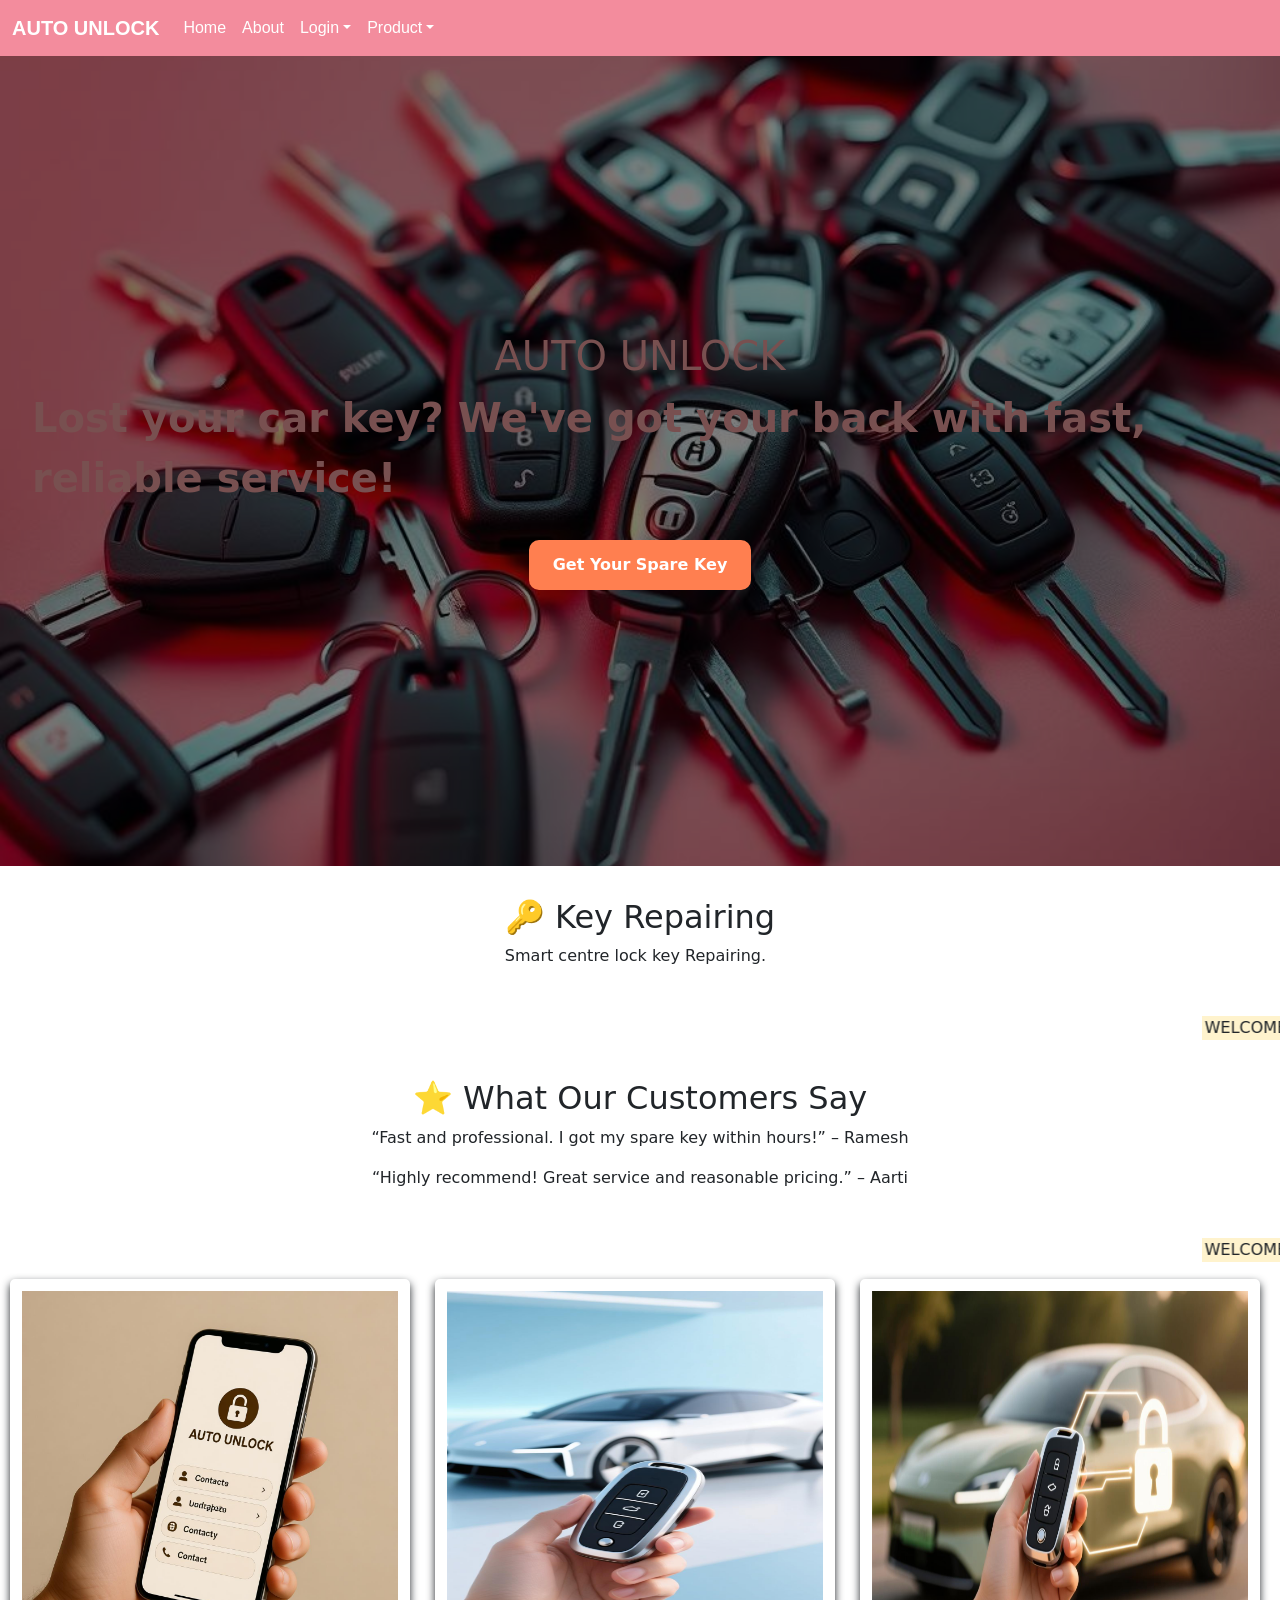
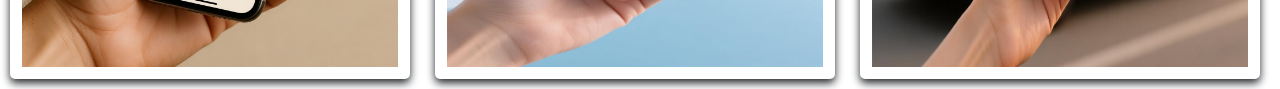
<file: index.html>
<!DOCTYPE html>
<html lang="en">
<head>
    <meta charset="UTF-8">
    <meta name="viewport" content="width=device-width, initial-scale=1.0">
    <title>AUTO UNLOCK</title>
    <link rel="stylesheet" href="style.css">
    <link rel='stylesheet' href='https://cdn.jsdelivr.net/npm/bootstrap@5.2.3/dist/css/bootstrap.min.css'>

</head>
<body>
    <div class="abc">
    <nav class="navbar navbar-expand-lg navbar-dark" style="background-color: rgb(243, 140, 157);">
  <div class="container-fluid">
    <a class="navbar-brand fw-bold" href="#">AUTO UNLOCK</a>
    <button class="navbar-toggler" type="button" data-bs-toggle="collapse" data-bs-target="#navbarSupportedContent" aria-controls="navbarSupportedContent" aria-expanded="false" aria-label="Toggle navigation">
      <span class="navbar-toggler-icon"></span>
    </button>
    <div class="collapse navbar-collapse" id="navbarSupportedContent">
      <ul class="navbar-nav me-auto mb-2 mb-lg-0">
        <li class="nav-item">
          <a class="nav-link active" aria-current="page" href="home.html">Home</a>
        </li>
        <li class="nav-item">
          <a class="nav-link" href="About.html">About</a>
        </li>
        <li class="nav-item dropdown">
          <a class="nav-link dropdown-toggle" href="LOGIN.HTML">Login</a>
          </li>
        <li class="nav-item dropdown">
          <a class="nav-link dropdown-toggle" href="product.html">Product</a>
          </li>
    </div>
  </div>
</nav>
</div>
<header>
    <h1 >AUTO UNLOCK </h1>
    <p>Lost your car key? We've got your back with fast, reliable service!</p>
    <a href="SIGNUP.HTML" class="cta-button">Get Your Spare Key</a>
</header>
<section class="services">
    <div class="service-card">
      <h2>🔑 Key Repairing</h2>
      <p> Smart centre lock key Repairing.</p>
    </section>
    <marquee behavior="scroll" direction="left" scrollamount="5">
        <mark>WELCOME TO MY OFFICIAL WEBSITE </mark>
    </marquee>
  </div>
<section class="reviews">
    <h2>⭐ What Our Customers Say</h2>
    <p>“Fast and professional. I got my spare key within hours!” – Ramesh</p>
    <p>“Highly recommend! Great service and reasonable pricing.” – Aarti</p>
  </section>
<marquee behavior="scroll" direction="left" scrollamount="5">
        <mark>WELCOME TO MY OFFICIAL WEBSITE </mark>
    </marquee>
<section class="show-card">
  <div class="card1">
    <img src="MXHoqrDWi-p3Z0VFVwo1Q.jpg">
    <img src="QruNR5U4BGmSWcC2PljMT.jpg">
    <img src="QCNj1KLOa7rWxjbk31bjG.jpg">
  </div>
</section>
<script src='https://cdnjs.cloudflare.com/ajax/libs/bootstrap/5.2.3/js/bootstrap.min.js'></script>

</body>
</html>
</file>
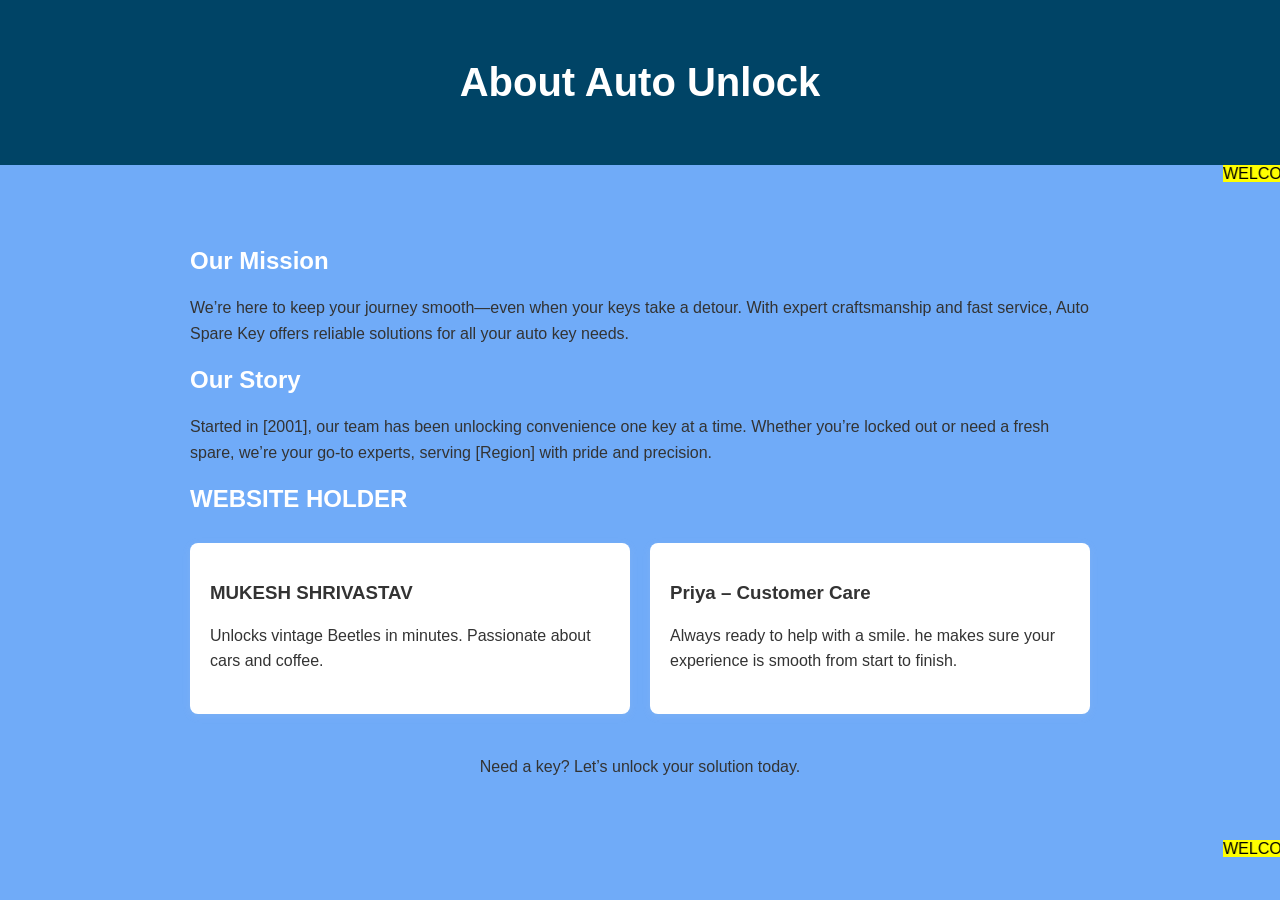
<file: About.html>
<!DOCTYPE html>
<html lang="en">
<head>
    <meta charset="UTF-8">
    <meta name="viewport" content="width=device-width, initial-scale=1.0">
    <title>About</title>
     <link rel="stylesheet" href="about-style.css">
       
</head>
<body>    
    <div class="overlay"></div>

  <div class="header">
    <h1>About Auto Unlock </h1>
  </div>
<marquee behavior="scroll" direction="left" scrollamount="5">
        <mark>WELCOME TO MY OFFICIAL WEBSITE </mark>
    </marquee>
  <div class="content">
    <h2>Our Mission</h2>
    <p>We’re here to keep your journey smooth—even when your keys take a detour. With expert craftsmanship and fast service, Auto Spare Key offers reliable solutions for all your auto key needs.</p>

    <h2>Our Story</h2>
    <p>Started in [2001], our team has been unlocking convenience one key at a time. Whether you’re locked out or need a fresh spare, we’re your go-to experts, serving [Region] with pride and precision.</p>

    <h2>WEBSITE HOLDER</h2>
    <div class="team">
      <div class="member">
        <h3>MUKESH SHRIVASTAV</h3>
        <p>Unlocks vintage Beetles in minutes. Passionate about cars and coffee.</p>
      </div>
      <div class="member">
        <h3>Priya – Customer Care</h3>
        <p>Always ready to help with a smile. he makes sure your experience is smooth from start to finish.</p>
      </div>
    </div>

    <div class="cta">
      <p>Need a key? Let’s unlock your solution today.</p>
    </div>
  </div>
  <marquee behavior="scroll" direction="left" scrollamount="5">
        <mark>WELCOME TO MY OFFICIAL WEBSITE </mark>
    </marquee>

</body>
</html>
</file>
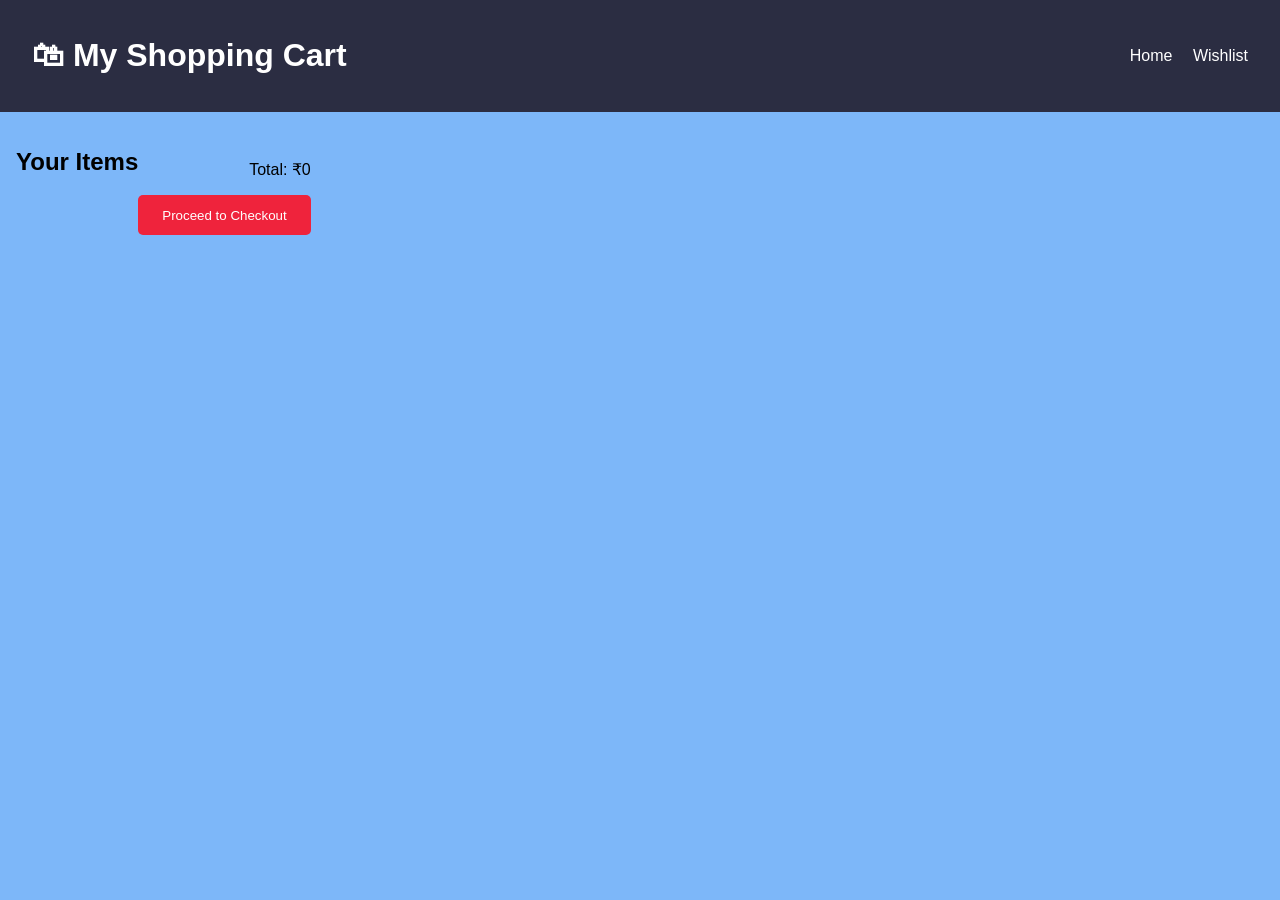
<file: add-to-cart.html>
<!DOCTYPE html>
<html lang="en">
<head>
    <meta charset="UTF-8">
    <meta name="viewport" content="width=device-width, initial-scale=1.0">
    <title> ADD TO CART</title>
    <link rel="stylesheet" href="cart-style.css" />
</head>
<body>
  <header>
    <h1>🛍 My Shopping Cart</h1>
    <nav>
      <a href="home.html">Home</a>
      <a href="wishlist.html">Wishlist</a>
    </nav>
  </header>

  <main>
    <h2>Your Items</h2>
    <div id="cart-items"></div>

    <div id="cart-total">
      <p>Total: ₹<span id="total-price">0 </span></p>
      <button id="checkout-btn">Proceed to Checkout</button>
    </div>
  </main>
  <script src="script.js">
  
  let cart =[];
 window.onload= function(){cart = JSON.parse(localStorage.getItem('cart')) || [];
  displayCart();}
  function displayCart() {
  const cartContainer = document.getElementById('cart-items');
  const totalPriceEl = document.getElementById('total-price');
  if (cart.length === 0) {
    cartContainer.innerHTML = "<p>Your cart is empty! 🛒</p>";
    totalPriceEl.textContent = "0";
    return;
  }
   let total = 0;
  let html = '';

  cart.forEach((item, index) => {
    const itemTotal = item.price * item.quantity;
    total += itemTotal;

    html += `
      <div class="cart-item" style="display:flex; gap:15px; margin:15px 0; padding:10px; border:1px solid #ddd; border-radius:8px;">
        <img src="${item.image || 'https://via.placeholder.com/80'}" width="80" height="80" style="object-fit:cover;">
        <div style="flex:1;">
          <h3>${item.name}</h3>
          <p>₹${item.price} × ${item.quantity}</p>
          <button onclick="removeFromCart(${index})" style="color:red;">Remove</button>
        </div>
        <p><strong>₹${itemTotal.toFixed(2)}</strong></p>
      </div>
    `;
  });

  cartContainer.innerHTML = html;
  totalPriceEl.textContent = total.toFixed(2);
}
function removeFromCart(index) {
  cart.splice(index, 1);
  localStorage.setItem('cart', JSON.stringify(cart));
  displayCart();
}
</script>
</body>
</html>
</body>
</html>
</file>
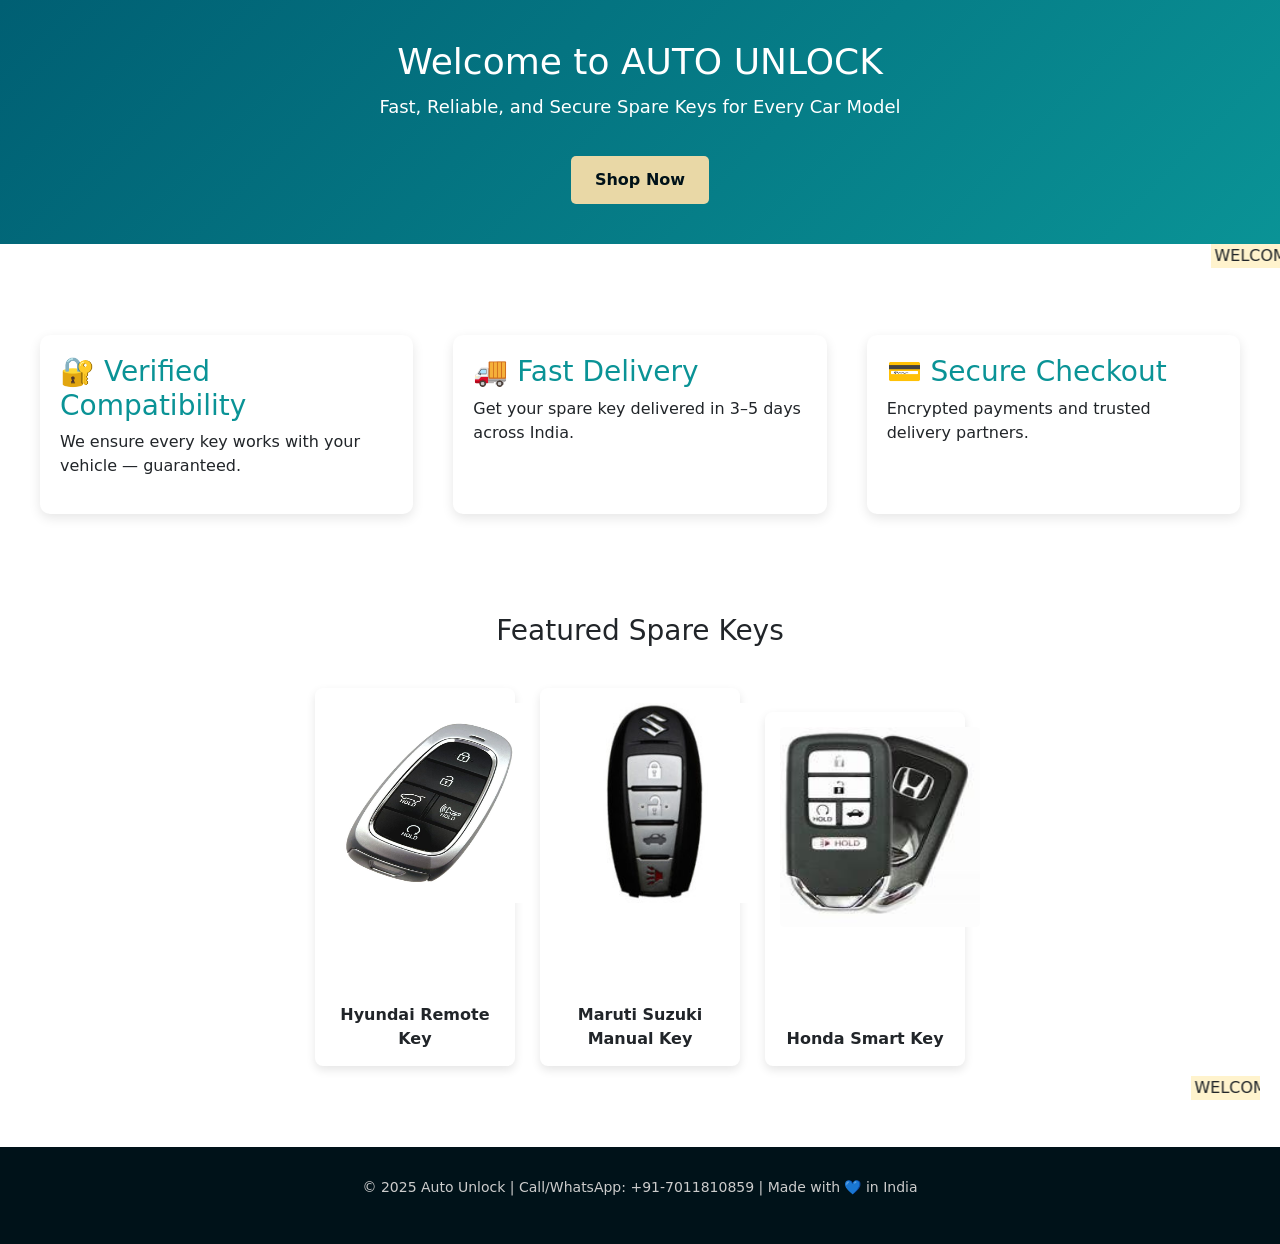
<file: home.html>
<!DOCTYPE html>
<html lang="en">
<head>
    <meta charset="UTF-8">
    <meta name="viewport" content="width=device-width, initial-scale=1.0">
    <title>AUTO UNLOCK</title>
    <link rel="stylesheet" href="home-style.css">
<link rel='stylesheet' href='https://cdn.jsdelivr.net/npm/bootstrap@5.2.3/dist/css/bootstrap.min.css'>

</head>
<body>
  <header>
    <h1>Welcome to AUTO UNLOCK </h1>
    <p>Fast, Reliable, and Secure Spare Keys for Every Car Model</p>
    <a href="product.html" class="cta-button">Shop Now</a>
  </header>
<marquee behavior="scroll" direction="left" scrollamount="5">
        <mark>WELCOME TO MY OFFICIAL WEBSITE </mark>
    </marquee>
  <section class="features">
    <div class="feature">
      <h3>🔐 Verified Compatibility</h3>
      <p>We ensure every key works with your vehicle — guaranteed.</p>
    </div>
    <div class="feature">
      <h3>🚚 Fast Delivery</h3>
      <p>Get your spare key delivered in 3–5 days across India.</p>
    </div>
    <div class="feature">
      <h3>💳 Secure Checkout</h3>
      <p>Encrypted payments and trusted delivery partners.</p>
    </div>
  </section>

  <section id="products" class="products">
    <h2>Featured Spare Keys</h2>
    <div class="product-card">
      <img src="2020-2023 Hyundai Santa Fe Remote Start Key 95440-s1670 95440-s1570.jpg" alt="Product Image">
      <p>Hyundai Remote Key</p>
    </div>
    <div class="product-card">
      <img src="Suzuki-keyfob-e1650519934838.jpg" alt="Product Image">
      <p>Maruti Suzuki Manual Key</p>
    </div>
    <div class="product-card">
      <img src="OIP.jpg" alt="Product Image">
      <p>Honda Smart Key</p>
    </div>
   <marquee behavior="scroll" direction="left" scrollamount="5">
        <mark>WELCOME TO MY OFFICIAL WEBSITE </mark>
    </marquee>
  </section>

  <footer>
    <p>© 2025 Auto Unlock | Call/WhatsApp: +91-7011810859 | Made with 💙 in India</p>
  </footer>
  <script src="https://cdn.jsdelivr.net/npm/@popperjs/core@2.11.8/dist/umd/popper.min.js" integrity="sha384-I7E8VVD/ismYTF4hNIPjVp/Zjvgyol6VFvRkX/vR+Vc4jQkC+hVqc2pM8ODewa9r" crossorigin="anonymous"></script>
<script src="https://cdn.jsdelivr.net/npm/bootstrap@5.3.8/dist/js/bootstrap.min.js" integrity="sha384-G/EV+4j2dNv+tEPo3++6LCgdCROaejBqfUeNjuKAiuXbjrxilcCdDz6ZAVfHWe1Y" crossorigin="anonymous"></script>
</body>
</html>
</file>
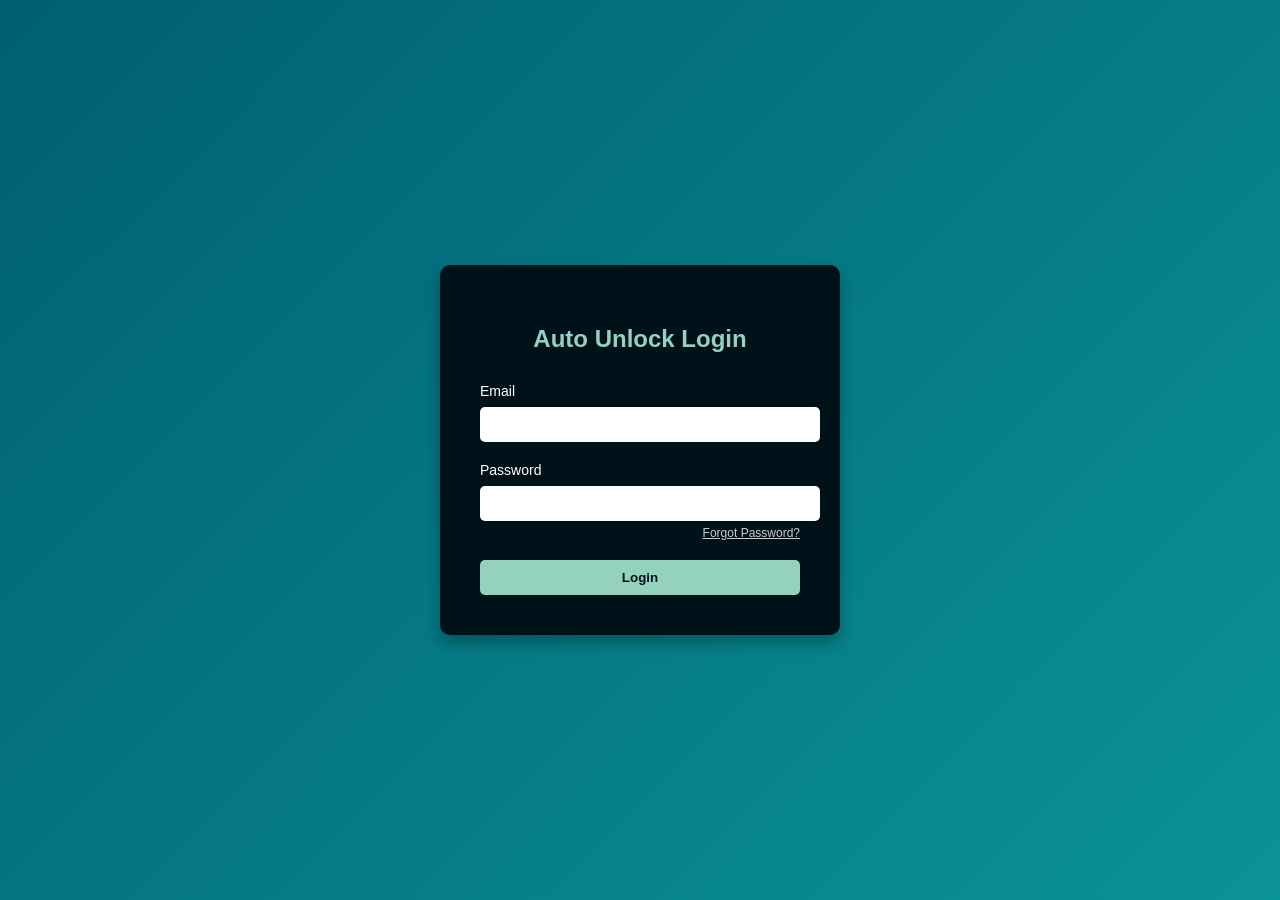
<file: LOGIN.HTML>
<!DOCTYPE html>
<html lang="en">
<head>
    <meta charset="UTF-8">
    <meta name="viewport" content="width=device-width, initial-scale=1.0">
    <title>Auto Unlock</title>
</head>
<body>
    <style>body {
      margin: 0;
      font-family: 'Segoe UI', Tahoma, Geneva, Verdana, sans-serif;
      background: linear-gradient(135deg, #005f73, #0a9396);
      height: 100vh;
      display: flex;
      justify-content: center;
      align-items: center;
      color: #fff;
    }

    .login-box {
      background: #001219;
      padding: 40px;
      border-radius: 10px;
      box-shadow: 0 8px 16px rgba(0,0,0,0.3);
      width: 320px;
    }

    .login-box h2 {
      margin-bottom: 30px;
      font-size: 24px;
      text-align: center;
      color: #94d2bd;
    }

    .login-box label {
      display: block;
      margin-bottom: 8px;
      font-size: 14px;
    }

    .login-box input {
      width: 100%;
      padding: 10px;
      border: none;
      border-radius: 5px;
      margin-bottom: 20px;
    }

    .login-box button {
      width: 100%;
      padding: 10px;
      background: #94d2bd;
      color: #001219;
      font-weight: bold;
      border: none;
      border-radius: 5px;
      cursor: pointer;
      transition: background 0.3s ease;
    }

    .login-box button:hover {
      background: #e9d8a6;
    }

    .forgot {
      text-align: right;
      display: block;
      font-size: 12px;
      color: #ccc;
      margin-top: -15px;
      margin-bottom: 20px;
    }</style>
  <div class="login-box">
    <h2>Auto Unlock Login</h2>
    <form onsubmit="window.location.href='home.html'; return false;">
      <label for="email">Email</label>
      <input type="email" id="email" name="email" required />
      <label for="password">Password</label>
      <input type="password" id="password" name="password" required />
      <a class="forgot" href="SIGNUP.HTML">Forgot Password?</a>
      <button type="submit">Login</button>
    </form>
  </div>
</html>
</body>
</html>
</file>
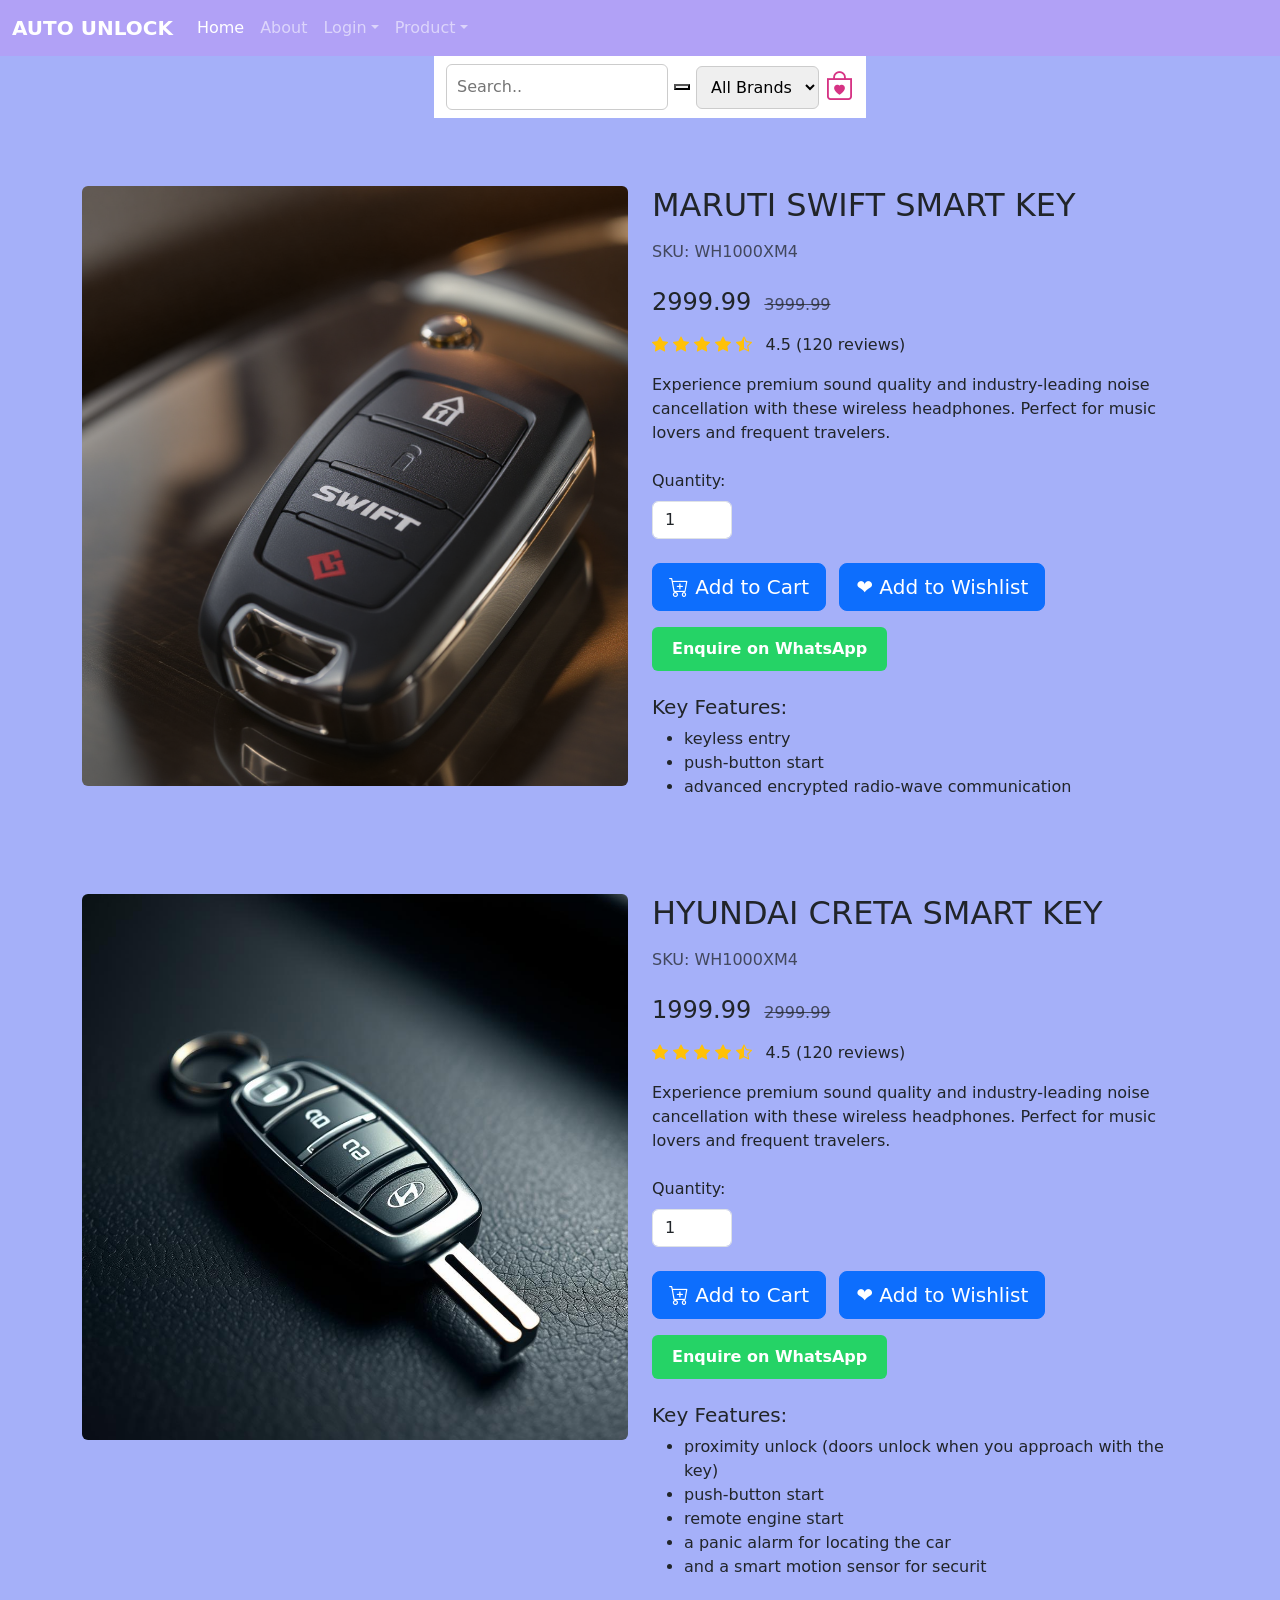
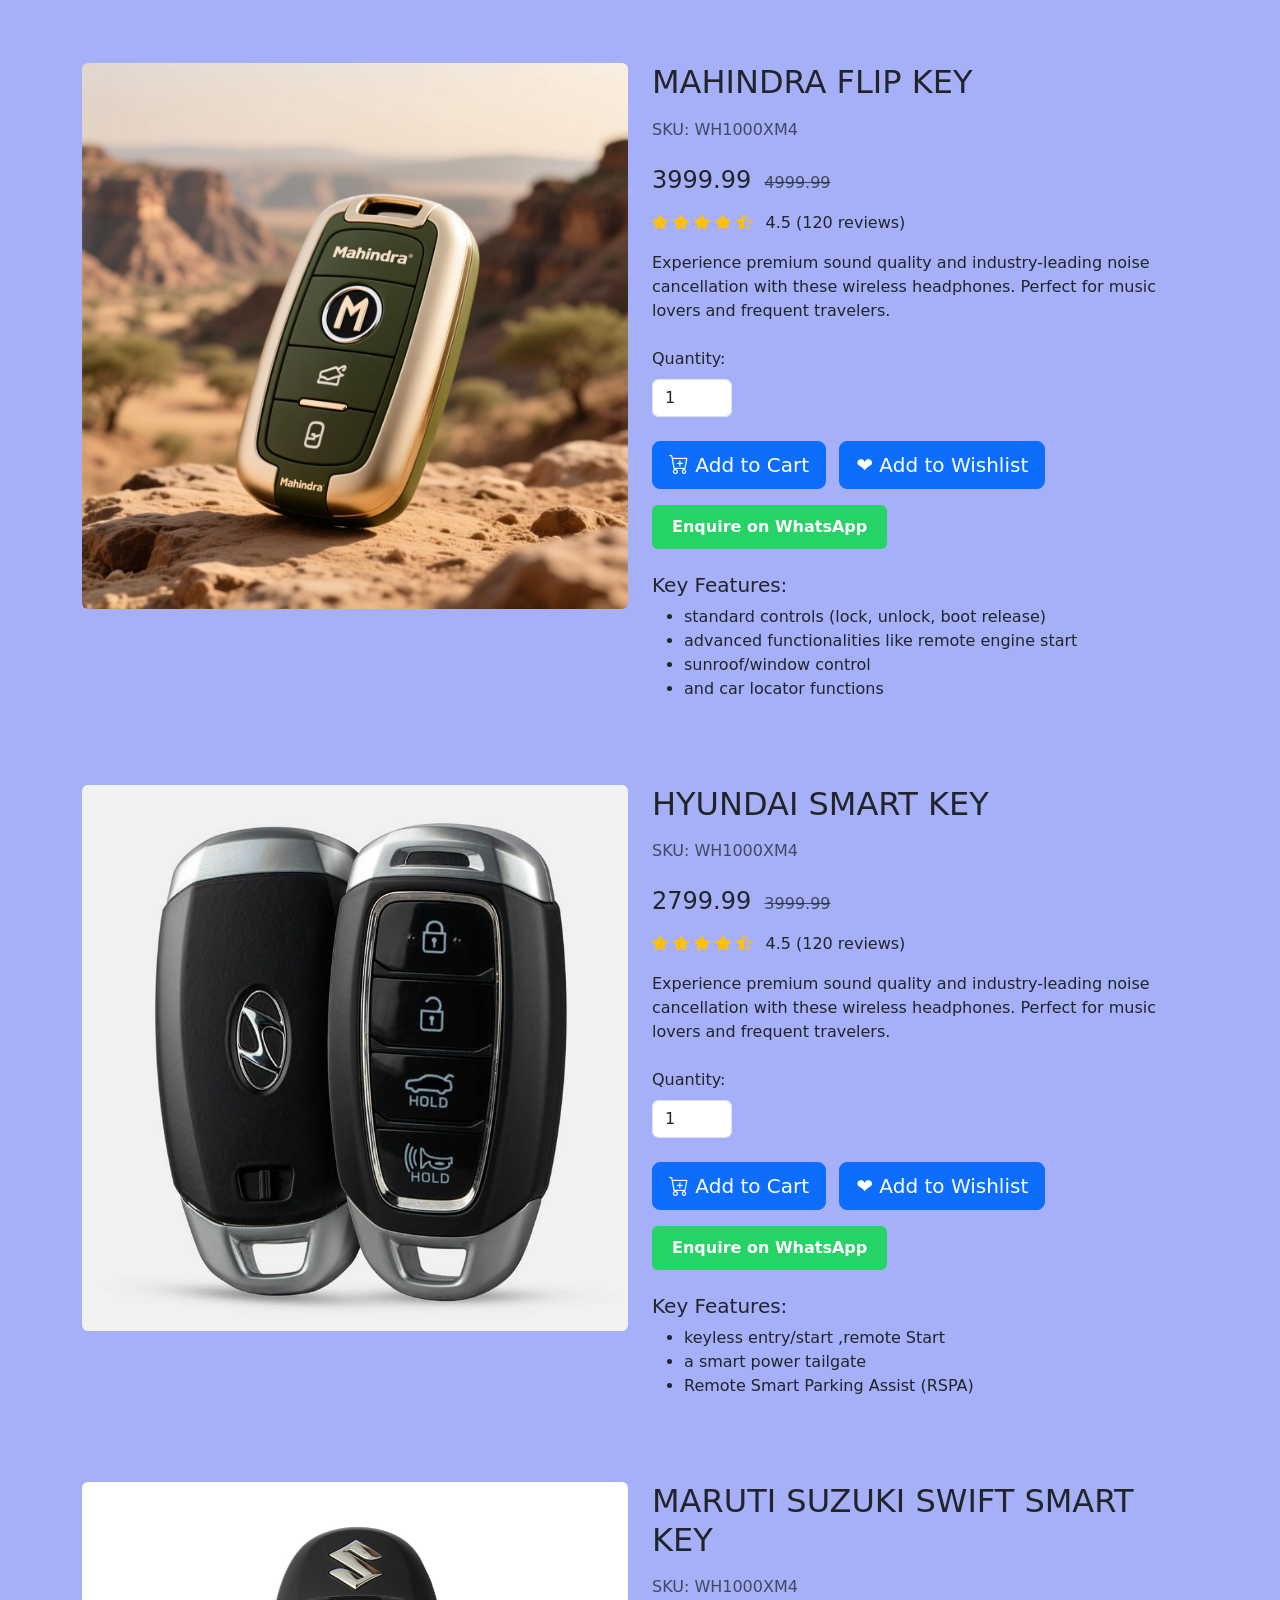
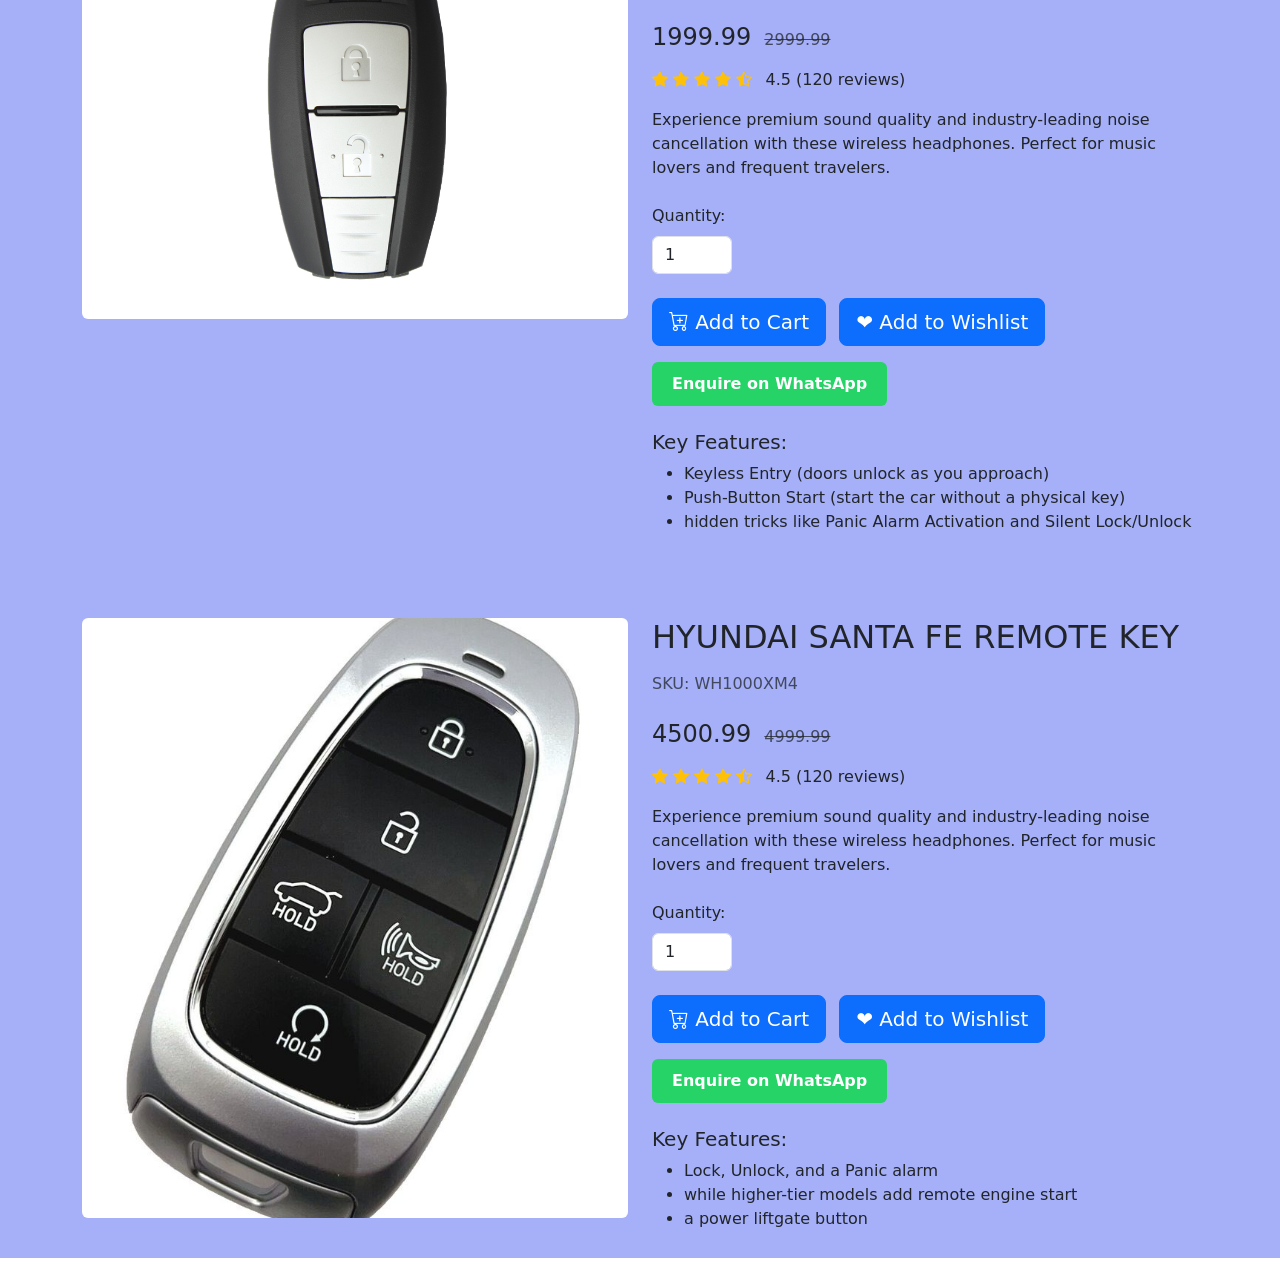
<file: product.html>
<!DOCTYPE html>
<html lang="en">
<head>
    <meta charset="UTF-8">
    <meta name="viewport" content="width=device-width, initial-scale=1.0">
    <title>Product</title>
    <link rel="stylesheet" href="product-style.css">
        <link href="https://cdn.jsdelivr.net/npm/bootstrap@5.3.8/dist/css/bootstrap.min.css" rel="stylesheet" integrity="sha384-sRIl4kxILFvY47J16cr9ZwB07vP4J8+LH7qKQnuqkuIAvNWLzeN8tE5YBujZqJLB" crossorigin="anonymous">
        <link rel="stylesheet" href="https://cdn.jsdelivr.net/npm/bootstrap-icons@1.11.3/font/bootstrap-icons.css">

</head>
<body>
<div class="abc">
    <nav class="navbar navbar-expand-lg navbar-dark" style="background-color: rgb(177, 161, 246);">
  <div class="container-fluid">
    <a class="navbar-brand fw-bold" href="#">AUTO UNLOCK</a>
    <button class="navbar-toggler" type="button" data-bs-toggle="collapse" data-bs-target="#navbarSupportedContent" aria-controls="navbarSupportedContent" aria-expanded="false" aria-label="Toggle navigation">
      <span navbar-toggler-icon></span>
    </button>
    <div class="collapse navbar-collapse" id="navbarSupportedContent">
      <ul class="navbar-nav me-auto mb-2 mb-lg-0">
        <li class="nav-item">
          <a class="nav-link active" aria-current="page" href="home.html">Home</a>
        </li>
        <li class="nav-item">
          <a class="nav-link" href="About.html">About</a>
        </li>
        <li class="nav-item dropdown">
          <a class="nav-link dropdown-toggle" href="LOGIN.HTML">Login</a>
          </li>
        <li class="nav-item dropdown">
          <a class="nav-link dropdown-toggle" href="product.html">Product</a>
          </li>
    </div>
  </div>
</nav>
</div>
<header>
</head>
  <!-- Search & Filter -->
  <div class="controls">
    <div><h1 style="background-color: rgb(238, 207, 241);" ></h1>
    </div>
   <div class="topnav">
  <div class="search-container">
      <input type="text" placeholder="Search.." name="search">
      <button type="submit"><i class="fa fa-search"></i></button>
      <select id="brandFilter">
        <option value="all">All Brands</option>
      <option value="hyundai">Hyundai</option>
      <option value="maruti">Maruti</option>
      <option value="mahindra">Mahindra</option>
      </select>
    <div>
     <a href="wishlist.html"><i class="bi bi-bag-heart wishlist-icon"></i></a>
  </div>
  </div>
</div>
  <div class="container mt-5">
    <div class="row">
        <!-- Product Images -->
        <div class="col-md-6 mb-4"data-brand="maruti">
            <img src="3IgGRwQPSgcvFQ_Wc2q1N.png" alt="Product" class="img-fluid rounded mb-3 product-image" id="mainImage">
        </div>

        <!-- Product Details -->
        <div class="col-md-6">
            <h2 class="mb-3">MARUTI SWIFT SMART KEY </h2>
            <p class="text-muted mb-4">SKU: WH1000XM4</p>
            <div class="mb-3">
                <span class="h4 me-2">2999.99</span>
                <span class="text-muted"><s>3999.99</s></span>
            </div>
            <div class="mb-3">
                <i class="bi bi-star-fill text-warning"></i>
                <i class="bi bi-star-fill text-warning"></i>
                <i class="bi bi-star-fill text-warning"></i>
                <i class="bi bi-star-fill text-warning"></i>
                <i class="bi bi-star-half text-warning"></i>
                <span class="ms-2">4.5 (120 reviews)</span>
            </div>
            <p class="mb-4">Experience premium sound quality and industry-leading noise cancellation with these wireless
                headphones. Perfect for music lovers and frequent travelers.</p>
           
            <div class="mb-4">
                <label for="quantity" class="form-label">Quantity:</label>
                <input type="number" class="form-control" id="quantity" value="1" min="1" style="width: 80px;">
            </div>
                <a href="add-to-cart.html" class="btn btn-primary btn-lg mb-3 me-2">
                    <i class="bi bi-cart-plus"></i> Add to Cart
                </a> 
                <button type="button"class="btn btn-primary btn-lg mb-3"
onclick="addToWishlist('MARUTI SWIFT SMART KEY', '2999.99', 'images/smartkey.jpg')">
  ❤ Add to Wishlist
</button>

<script>
function addToWishlist(name, price, image) {
  let wishlist = JSON.parse(localStorage.getItem("wishlist")) || [];
  
  // check if product already exists
  if (wishlist.some(item => item.name === name)) {
    alert("Already in Wishlist!");
    return;
  }

  wishlist.push({ name, price, image });
  localStorage.setItem("wishlist", JSON.stringify(wishlist));
  alert("Added to Wishlist!");
}
</script>

               <a class="whatsapp-btn" 
         href="https://wa.me/919876543210?text=Hi, I want to know more about the Maruti Swift Remote Key." 
         target="_blank">Enquire on WhatsApp</a>
            <div class="mt-4">
                <h5>Key Features:</h5>
                <ul>
                    <li>keyless entry</li>
                    <li> push-button start</li> 
                    <li>advanced encrypted radio-wave communication</li>
                </ul>
            </div>
        </div>
    </div>
</div>

<script src="https://cdn.jsdelivr.net/npm/bootstrap@5.3.0-alpha1/dist/js/bootstrap.bundle.min.js"></script>
<script>
    function changeImage(event, src) {
            document.getElementById('mainImage').src = src;
            document.querySelectorAll('.thumbnail').forEach(thumb => thumb.classList.remove('active'));
            event.target.classList.add('active');
        }
  </script>

  <!-- second product-->
   <div class="container mt-5">
    <div class="row">
        <!-- Product Images -->
        <div class="col-md-6 mb-4"data-brand="hyundai">
            <img src="Jmmjd_jHwYYrdfVB0CiWE.jpg" alt="Product" class="img-fluid rounded mb-3 product-image" id="mainImage">
        </div>

        <!-- Product Details -->
        <div class="col-md-6">
            <h2 class="mb-3">HYUNDAI CRETA SMART KEY </h2>
            <p class="text-muted mb-4">SKU: WH1000XM4</p>
            <div class="mb-3">
                <span class="h4 me-2">1999.99</span>
                <span class="text-muted"><s>2999.99</s></span>
            </div>
            <div class="mb-3">
                <i class="bi bi-star-fill text-warning"></i>
                <i class="bi bi-star-fill text-warning"></i>
                <i class="bi bi-star-fill text-warning"></i>
                <i class="bi bi-star-fill text-warning"></i>
                <i class="bi bi-star-half text-warning"></i>
                <span class="ms-2">4.5 (120 reviews)</span>
            </div>
            <p class="mb-4">Experience premium sound quality and industry-leading noise cancellation with these wireless
                headphones. Perfect for music lovers and frequent travelers.</p>
           
            <div class="mb-4">
                <label for="quantity" class="form-label">Quantity:</label>
                <input type="number" class="form-control" id="quantity" value="1" min="1" style="width: 80px;">
            </div>
             <button onclick="addToCart('Hyundai Creta Smart Key', 1999.99, 'images/hyundai-key.png')" 
        class="btn btn-primary btn-lg mb-3 me-2">
    <i class="bi bi-cart-plus"></i> Add to Cart
</button>
           <button type="button"class="btn btn-primary btn-lg mb-3"
onclick="addToWishlist('HYUNDAI CRETA SMART KEY', '1999.99', 'images/smartkey.jpg')">
  ❤ Add to Wishlist
</button>

<script>
function addToWishlist(name, price, image) {
  let wishlist = JSON.parse(localStorage.getItem("wishlist")) || [];
  
  // check if product already exists
  if (wishlist.some(item => item.name === name)) {
    alert("Already in Wishlist!");
    return;
  }

  wishlist.push({ name, price, image });
  localStorage.setItem("wishlist", JSON.stringify(wishlist));
  alert("Added to Wishlist!");
}
</script> 
               <a class="whatsapp-btn" 
         href="https://wa.me/919876543210?text=Hi, I want to know more about the Maruti Swift Remote Key." 
         target="_blank">Enquire on WhatsApp</a>
            <div class="mt-4">
                <h5>Key Features:</h5>
                <ul>
                    <li>proximity unlock (doors unlock when you approach with the key)</li>
                    <li>push-button start</li> 
                    <li>remote engine start </li>
                    <li>a panic alarm for locating the car</li>
                    <li>and a smart motion sensor for securit</li>
                </ul> 
            </div>
        </div>
    </div>
</div>

<script src="https://cdn.jsdelivr.net/npm/bootstrap@5.3.0-alpha1/dist/js/bootstrap.bundle.min.js"></script>
<script>
    function changeImage(event, src) {
            document.getElementById('mainImage').src = src;
            document.querySelectorAll('.thumbnail').forEach(thumb => thumb.classList.remove('active'));
            event.target.classList.add('active');
        }
  </script>


   <div class="container mt-5">
    <div class="row">
        <!-- Product Images -->
        <div class="col-md-6 mb-4"data-brand="Mahindra">
            <img src="pCOo9FiZ2O7_xQfA4oHyR.jpg" alt="Product" class="img-fluid rounded mb-3 product-image" id="mainImage">
        </div>

        <!-- Product Details -->
        <div class="col-md-6">
            <h2 class="mb-3">MAHINDRA FLIP KEY </h2>
            <p class="text-muted mb-4">SKU: WH1000XM4</p>
            <div class="mb-3">
                <span class="h4 me-2">3999.99</span>
                <span class="text-muted"><s>4999.99</s></span>
            </div>
            <div class="mb-3">
                <i class="bi bi-star-fill text-warning"></i>
                <i class="bi bi-star-fill text-warning"></i>
                <i class="bi bi-star-fill text-warning"></i>
                <i class="bi bi-star-fill text-warning"></i>
                <i class="bi bi-star-half text-warning"></i>
                <span class="ms-2">4.5 (120 reviews)</span>
            </div>
            <p class="mb-4">Experience premium sound quality and industry-leading noise cancellation with these wireless
                headphones. Perfect for music lovers and frequent travelers.</p>
           
            <div class="mb-4">
                <label for="quantity" class="form-label">Quantity:</label>
                <input type="number" class="form-control" id="quantity" value="1" min="1" style="width: 80px;">
            </div>
            <a href="add-to-cart.html" class="btn btn-primary btn-lg mb-3 me-2">
                    <i class="bi bi-cart-plus"></i> Add to Cart
                </a> 
           <button type="button"class="btn btn-primary btn-lg mb-3"
onclick="addToWishlist('MAHINDRA FLIP KEY', '4999.99', 'images/smartkey.jpg')">
  ❤ Add to Wishlist
</button>

<script>
function addToWishlist(name, price, image) {
  let wishlist = JSON.parse(localStorage.getItem("wishlist")) || [];
  
  // check if product already exists
  if (wishlist.some(item => item.name === name)) {
    alert("Already in Wishlist!");
    return;
  }

  wishlist.push({ name, price, image });
  localStorage.setItem("wishlist", JSON.stringify(wishlist));
  alert("Added to Wishlist!");
}
</script> 
               <a class="whatsapp-btn" 
         href="https://wa.me/919876543210?text=Hi, I want to know more about the Maruti Swift Remote Key." 
         target="_blank">Enquire on WhatsApp</a>
            <div class="mt-4">
                <h5>Key Features:</h5>
                <ul>
                    <li>standard controls (lock, unlock, boot release) </li>
                    <li>advanced functionalities like remote engine start</li>
                    <li>sunroof/window control</li>
                    <li>and car locator functions</li>
                </ul>
            </div>
        </div>
    </div>
</div>

<script src="https://cdn.jsdelivr.net/npm/bootstrap@5.3.0-alpha1/dist/js/bootstrap.bundle.min.js"></script>


<div class="container mt-5">
    <div class="row">
        <!-- Product Images -->
        <div class="col-md-6 mb-4"data-brand="Mahindra">
            <img src="hyundai smart key.jpeg" alt="Product" class="img-fluid rounded mb-3 product-image" id="mainImage">
        </div>

        <!-- Product Details -->
        <div class="col-md-6">
            <h2 class="mb-3">HYUNDAI SMART KEY</h2>
            <p class="text-muted mb-4">SKU: WH1000XM4</p>
            <div class="mb-3">
                <span class="h4 me-2">2799.99</span>
                <span class="text-muted"><s>3999.99</s></span>
            </div>
            <div class="mb-3">
                <i class="bi bi-star-fill text-warning"></i>
                <i class="bi bi-star-fill text-warning"></i>
                <i class="bi bi-star-fill text-warning"></i>
                <i class="bi bi-star-fill text-warning"></i>
                <i class="bi bi-star-half text-warning"></i>
                <span class="ms-2">4.5 (120 reviews)</span>
            </div>
            <p class="mb-4">Experience premium sound quality and industry-leading noise cancellation with these wireless
                headphones. Perfect for music lovers and frequent travelers.</p>
           
            <div class="mb-4">
                <label for="quantity" class="form-label">Quantity:</label>
                <input type="number" class="form-control" id="quantity" value="1" min="1" style="width: 80px;">
            </div>
            <a href="add-to-cart.html" class="btn btn-primary btn-lg mb-3 me-2">
                    <i class="bi bi-cart-plus"></i> Add to Cart
                </a> 
            <button type="button"class="btn btn-primary btn-lg mb-3"
onclick="addToWishlist('HYUNDAI SMART KEY', '3999.99', 'images/smartkey.jpg')">
  ❤ Add to Wishlist
</button>

<script>
function addToWishlist(name, price, image) {
  let wishlist = JSON.parse(localStorage.getItem("wishlist")) || [];
  
  // check if product already exists
  if (wishlist.some(item => item.name === name)) {
    alert("Already in Wishlist!");
    return;
  }

  wishlist.push({ name, price, image });
  localStorage.setItem("wishlist", JSON.stringify(wishlist));
  alert("Added to Wishlist!");
}
</script> 
               <a class="whatsapp-btn" 
         href="https://wa.me/919876543210?text=Hi, I want to know more about the Maruti Swift Remote Key." 
         target="_blank">Enquire on WhatsApp</a>
            <div class="mt-4">
                <h5>Key Features:</h5>
                <ul>
                    <li>keyless entry/start ,remote Start</li>
                     <li>a smart power tailgate</li>
                     <li>Remote Smart Parking Assist (RSPA)</li>
                </ul>
            </div>
        </div>
    </div>
</div>

<script src="https://cdn.jsdelivr.net/npm/bootstrap@5.3.0-alpha1/dist/js/bootstrap.bundle.min.js"></script>

<div class="container mt-5">
    <div class="row">
        <!-- Product Images -->
        <div class="col-md-6 mb-4"data-brand="Mahindra">
            <img src="maruti image.jpg" alt="Product" class="img-fluid rounded mb-3 product-image" id="mainImage">
        </div>

        <!-- Product Details -->
        <div class="col-md-6">
            <h2 class="mb-3"> MARUTI SUZUKI SWIFT SMART KEY </h2>
            <p class="text-muted mb-4">SKU: WH1000XM4</p>
            <div class="mb-3">
                <span class="h4 me-2">1999.99</span>
                <span class="text-muted"><s>2999.99</s></span>
            </div>
            <div class="mb-3">
                <i class="bi bi-star-fill text-warning"></i>
                <i class="bi bi-star-fill text-warning"></i>
                <i class="bi bi-star-fill text-warning"></i>
                <i class="bi bi-star-fill text-warning"></i>
                <i class="bi bi-star-half text-warning"></i>
                <span class="ms-2">4.5 (120 reviews)</span>
            </div>
            <p class="mb-4">Experience premium sound quality and industry-leading noise cancellation with these wireless
                headphones. Perfect for music lovers and frequent travelers.</p>
           
            <div class="mb-4">
                <label for="quantity" class="form-label">Quantity:</label>
                <input type="number" class="form-control" id="quantity" value="1" min="1" style="width: 80px;">
            </div>
           <a href="add-to-cart.html" class="btn btn-primary btn-lg mb-3 me-2">
                    <i class="bi bi-cart-plus"></i> Add to Cart
                </a> 
            <button type="button"class="btn btn-primary btn-lg mb-3"
onclick="addToWishlist(' MARUTI SUZUKI SWIFT SMART KEY', '1999.99', 'images/smartkey.jpg')">
  ❤ Add to Wishlist
</button>

<script>
function addToWishlist(name, price, image) {
  let wishlist = JSON.parse(localStorage.getItem("wishlist")) || [];
  
  // check if product already exists
  if (wishlist.some(item => item.name === name)) {
    alert("Already in Wishlist!");
    return;
  }

  wishlist.push({ name, price, image });
  localStorage.setItem("wishlist", JSON.stringify(wishlist));
  alert("Added to Wishlist!");
}
</script> 
               <a class="whatsapp-btn" 
         href="https://wa.me/919876543210?text=Hi, I want to know more about the Maruti Swift Remote Key." 
         target="_blank">Enquire on WhatsApp</a>
            <div class="mt-4">
                <h5>Key Features:</h5>
                <ul>
                    <li>Keyless Entry (doors unlock as you approach)</li>
                    <li>Push-Button Start (start the car without a physical key)</li>
                    <li>hidden tricks like Panic Alarm Activation and Silent Lock/Unlock</li>
                </ul>
            </div>
        </div>
    </div>
</div>

<script src="https://cdn.jsdelivr.net/npm/bootstrap@5.3.0-alpha1/dist/js/bootstrap.bundle.min.js"></script>

<div class="container mt-5">
    <div class="row">
        <!-- Product Images -->
        <div class="col-md-6 mb-4"data-brand="Mahindra">
            <img src="2020-2023 Hyundai Santa Fe Remote Start Key 95440-s1670 95440-s1570.jpg" alt="Product" class="img-fluid rounded mb-3 product-image" id="mainImage">
        </div>

        <!-- Product Details -->
        <div class="col-md-6">
            <h2 class="mb-3">HYUNDAI SANTA FE REMOTE KEY  </h2>
            <p class="text-muted mb-4">SKU: WH1000XM4</p>
            <div class="mb-3">
                <span class="h4 me-2">4500.99</span>
                <span class="text-muted"><s>4999.99</s></span>
            </div>
            <div class="mb-3">
                <i class="bi bi-star-fill text-warning"></i>
                <i class="bi bi-star-fill text-warning"></i>
                <i class="bi bi-star-fill text-warning"></i>
                <i class="bi bi-star-fill text-warning"></i>
                <i class="bi bi-star-half text-warning"></i>
                <span class="ms-2">4.5 (120 reviews)</span>
            </div>
            <p class="mb-4">Experience premium sound quality and industry-leading noise cancellation with these wireless
                headphones. Perfect for music lovers and frequent travelers.</p>
           
            <div class="mb-4">
                <label for="quantity" class="form-label">Quantity:</label>
                <input type="number" class="form-control" id="quantity" value="1" min="1" style="width: 80px;">
            </div>
            <button class="btn btn-primary btn-lg mb-3 me-2">
                    <i class="bi bi-cart-plus"></i> Add to Cart
                </button>
            <button type="button"class="btn btn-primary btn-lg mb-3"
onclick="addToWishlist('HYUNDAI SANTA FE REMOTE KEY', '4999.99', 'images/smartkey.jpg')">
  ❤ Add to Wishlist
</button>

<script>
function addToWishlist(name, price, image) {
  let wishlist = JSON.parse(localStorage.getItem("wishlist")) || [];
  
  // check if product already exists
  if (wishlist.some(item => item.name === name)) {
    alert("Already in Wishlist!");
    return;
  }

  wishlist.push({ name, price, image });
  localStorage.setItem("wishlist", JSON.stringify(wishlist));
  alert("Added to Wishlist!");
}
</script>
               <a class="whatsapp-btn" 
         href="https://wa.me/919876543210?text=Hi, I want to know more about the Maruti Swift Remote Key." 
         target="_blank">Enquire on WhatsApp</a>
            <div class="mt-4">
                <h5>Key Features:</h5>
                <ul>
                    <li>Lock, Unlock, and a Panic alarm</li>
                    <li>while higher-tier models add remote engine start</li> 
                    <li> a power liftgate button</li>
                </ul>
            </div>
        </div>
    </div>
</div>

<script src="https://cdn.jsdelivr.net/npm/bootstrap@5.3.0-alpha1/dist/js/bootstrap.bundle.min.js"></script>
<script>
    function changeImage(event, src) {
            document.getElementById('mainImage').src = src;
            document.querySelectorAll('.thumbnail').forEach(thumb => thumb.classList.remove('active'));
            event.target.classList.add('active');
        }
  </script>

  <script>
    const searchBar = document.getElementById("searchBar");
    const brandFilter = document.getElementById("brandFilter");
    const products = document.querySelectorAll(".product-card");

    // Search filter
    searchBar.addEventListener("keyup", () => {
      const searchText = searchBar.value.toLowerCase();
      products.forEach(product => {
        const name = product.querySelector("h3").textContent.toLowerCase();
        product.style.display = name.includes(searchText) ? "block" : "none";
      });
    });

    // Brand filter
    brandFilter.addEventListener("change", () => {
      const brand = brandFilter.value;
      products.forEach(product => {
        if (brand === "all" || product.dataset.brand === brand) {
          product.style.display = "block";
        } else {
          product.style.display = "none";
        }
      });
    });</script>
<script src="https://cdn.jsdelivr.net/npm/@popperjs/core@2.11.8/dist/umd/popper.min.js"> integrity="sha384-I7E8VVD/ismYTF4hNIPjVp/Zjvgyol6VFvRkX/vR+Vc4jQkC+hVqc2pM8ODewa9r" 
        crossorigin="anonymous" 
        </script>

</header>
</body>
</html>
</file>
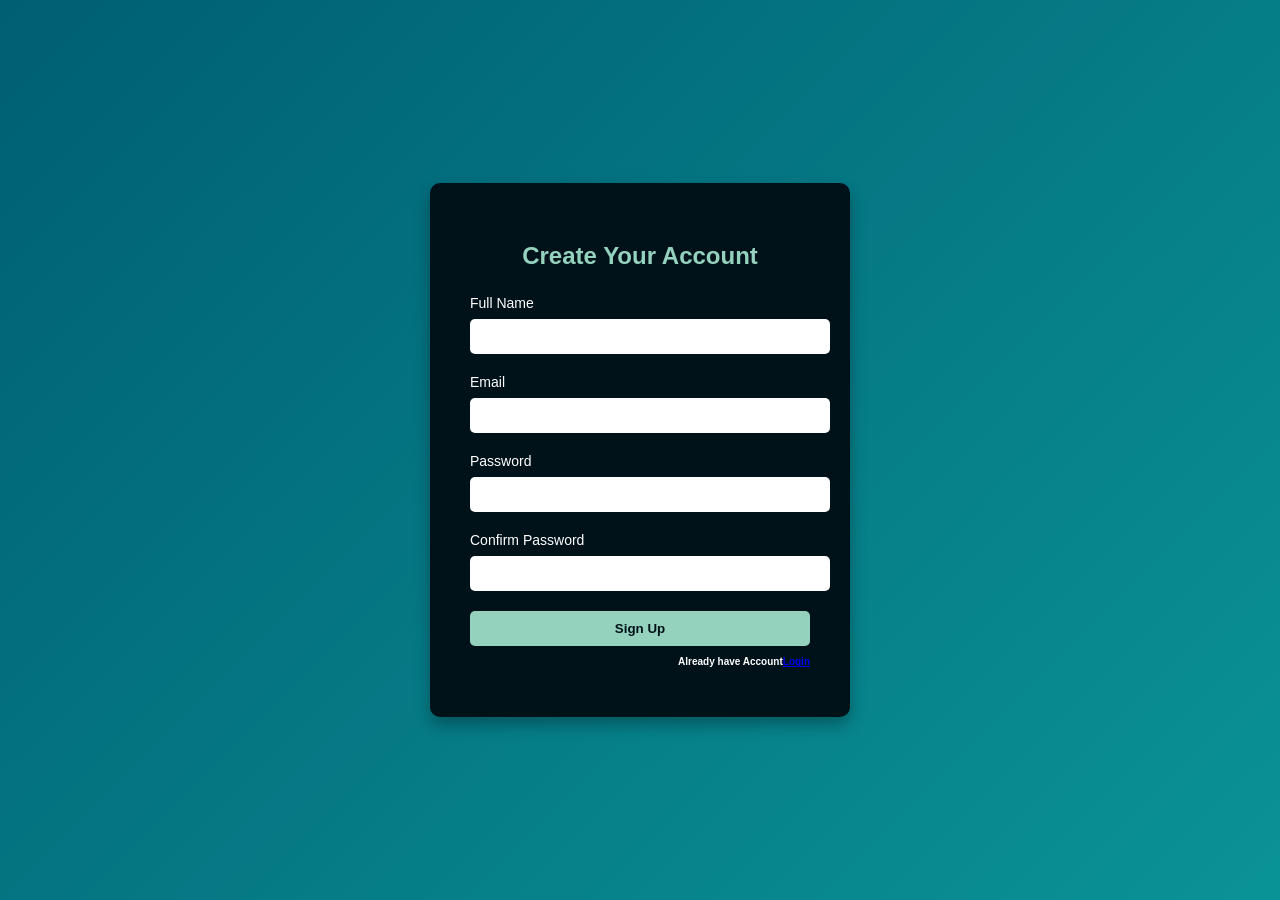
<file: SIGNUP.HTML>
<!DOCTYPE html>
<html lang="en">
<head>
    <meta charset="UTF-8">
    <meta name="viewport" content="width=device-width, initial-scale=1.0">
    <title>AUTO UNLOCK </title>
</head>
<body>
  <style>
    body {
      margin: 0;
      font-family: 'Segoe UI', Tahoma, Geneva, Verdana, sans-serif;
      background: linear-gradient(135deg, #005f73, #0a9396);
      height: 100vh;
      display: flex;
      justify-content: center;
      align-items: center;
      color: #fff;
    }

    .signup-box {
      background: #001219;
      padding: 40px;
      border-radius: 10px;
      box-shadow: 0 8px 16px rgba(0,0,0,0.3);
      width: 340px;
    }
    .sigmup_to_login{
      text-align: right;
    }
    .sigmup_to_login h3{
      font-size: 10px;
    }

    .signup-box h2 {
      margin-bottom: 25px;
      font-size: 24px;
      text-align: center;
      color: #94d2bd;
    }

    .signup-box label {
      display: block;
      margin-bottom: 8px;
      font-size: 14px;
    }

    .signup-box input {
      width: 100%;
      padding: 10px;
      border: none;
      border-radius: 5px;
      margin-bottom: 20px;
    }

    .signup-box button {
      width: 100%;
      padding: 10px;
      background: #94d2bd;
      color: #001219;
      font-weight: bold;
      border: none;
      border-radius: 5px;
      cursor: pointer;
      transition: background 0.3s ease;
    }

    .signup-box button:hover {
      background: #e9d8a6;
    }
  </style>
</head>
  <div class="signup-box">
    <h2>Create Your Account</h2>
   <form onsubmit="window.location.href='home.html'; return false;">
      <label for="name">Full Name</label>
      <input type="text" id="name" name="name" required />

      <label for="email">Email</label>
      <input type="email" id="email" name="email" required />

      <label for="password">Password</label>
      <input type="password" id="password" name="password" required />

      <label for="confirm">Confirm Password</label>
      <input type="password" id="confirm" name="confirm" required />

      <button type="submit">Sign Up</button>
    </form>
    <div class="sigmup_to_login">
      <h3>Already have Account<a href="LOGIN.HTML">Login</a></h3>
    </div>
  </div>
</body>
</html>
</file>
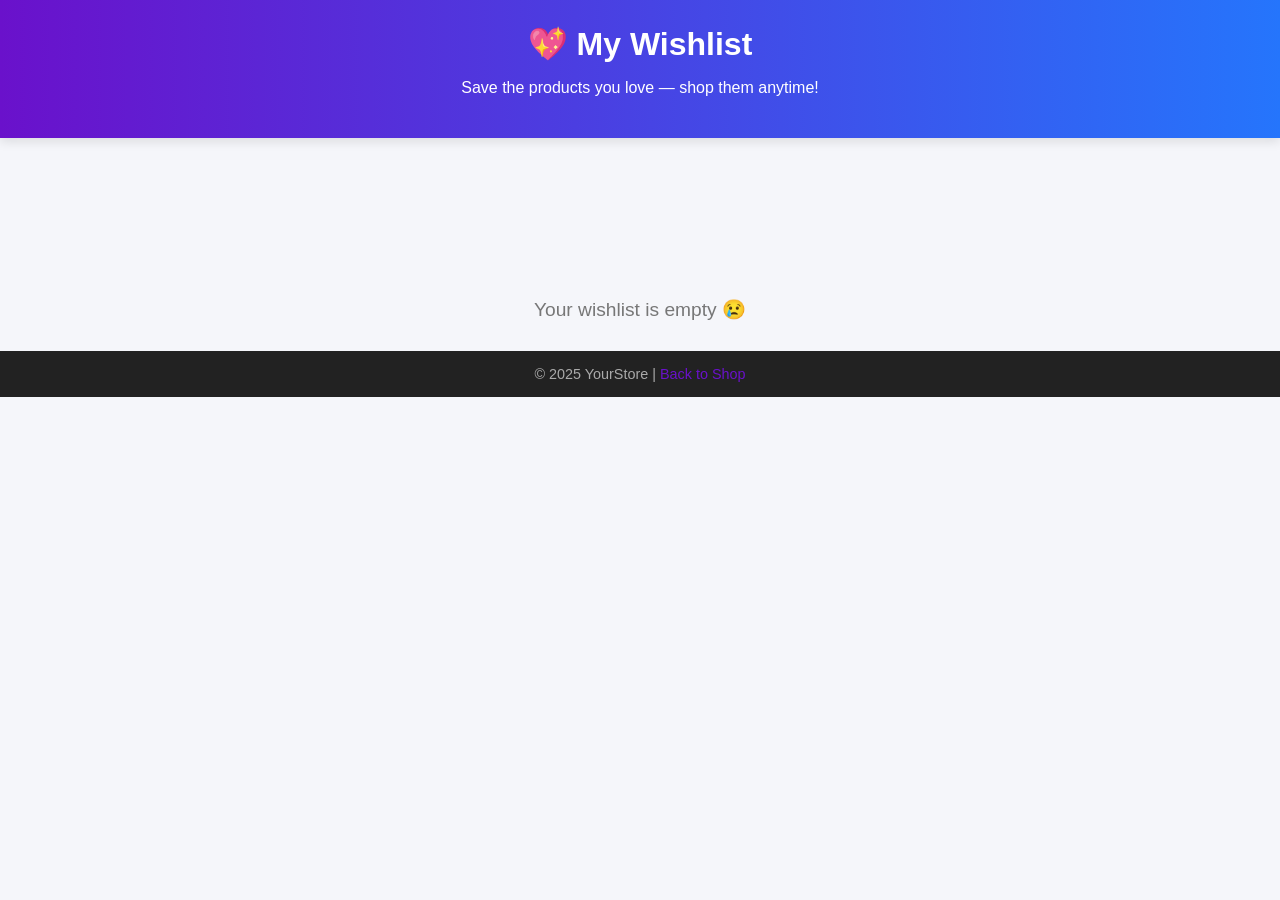
<file: wishlist.html>
<!DOCTYPE html>
<html lang="en">
<head>
<meta charset="UTF-8">
<meta name="viewport" content="width=device-width, initial-scale=1.0">
<title>My Wishlist | YourStore</title>
<style>
  /* 🌈 Basic Page Styling */
  * { box-sizing: border-box; }
  body {
    font-family: 'Poppins', sans-serif;
    background: #f5f6fa;
    margin: 0;
    padding: 0;
    color: #333;
  }

  header {
    background: linear-gradient(90deg, #6a11cb, #2575fc);
    color: #fff;
    text-align: center;
    padding: 25px 10px;
    box-shadow: 0 4px 10px rgba(0,0,0,0.1);
  }

  header h1 {
    margin: 0;
    font-size: 2rem;
    font-weight: 600;
  }

  .wishlist-container {
    display: grid;
    grid-template-columns: repeat(auto-fit, minmax(250px, 1fr));
    gap: 25px;
    padding: 40px 20px;
    max-width: 1200px;
    margin: auto;
  }

  .item {
    background: #fff;
    border-radius: 15px;
    box-shadow: 0 5px 15px rgba(0,0,0,0.08);
    padding: 15px;
    text-align: center;
    transition: 0.3s ease;
  }

  .item:hover {
    transform: translateY(-5px);
    box-shadow: 0 8px 20px rgba(0,0,0,0.15);
  }

  .item img {
    width: 100%;
    height: 220px;
    object-fit: cover;
    border-radius: 10px;
    margin-bottom: 10px;
  }

  .item h3 {
    font-size: 1.1rem;
    margin: 10px 0 5px;
  }

  .item p {
    color: #666;
    font-weight: 500;
    margin: 5px 0;
  }

  .price {
    color: #2ecc71;
    font-size: 1.1rem;
    font-weight: 600;
  }

  .remove-btn {
    background: #ff4d4d;
    color: white;
    border: none;
    padding: 10px 15px;
    border-radius: 8px;
    cursor: pointer;
    margin-top: 10px;
    transition: 0.2s ease;
  }

  .remove-btn:hover {
    background: #e60000;
  }

  .empty {
    text-align: center;
    font-size: 1.2rem;
    color: #777;
    margin-top: 80px;
  }

  footer {
    background: #222;
    color: #aaa;
    text-align: center;
    padding: 15px;
    font-size: 0.9rem;
    margin-top: 30px;
  }

  footer a {
    color: #6a11cb;
    text-decoration: none;
  }
</style>
</head>
<body>

<header>
  <h1>💖 My Wishlist</h1>
  <p>Save the products you love — shop them anytime!</p>
</header>

<div class="wishlist-container" id="wishlistContainer"></div>

<div class="empty" id="emptyMsg">Your wishlist is empty 😢</div>

<footer>
  © 2025 YourStore | <a href="index.html">Back to Shop</a>
</footer>

<script>
const wishlistContainer = document.getElementById("wishlistContainer");
const emptyMsg = document.getElementById("emptyMsg");

// Load wishlist data
let wishlist = JSON.parse(localStorage.getItem("wishlist")) || [];

function renderWishlist() {
  wishlistContainer.innerHTML = "";
  
  if (wishlist.length === 0) {
    emptyMsg.style.display = "block";
    return;
  } else {
    emptyMsg.style.display = "none";
  }

  wishlist.forEach((item, index) => {
    const card = document.createElement("div");
    card.classList.add("item");
    card.innerHTML = `
      <img src="${item.image}" alt="${item.name}">
      <h3>${item.name}</h3>
      <p class="price">₹${item.price}</p>
      <button class="remove-btn" onclick="removeFromWishlist(${index})">Remove</button>
    `;
    wishlistContainer.appendChild(card);
  });
}

function removeFromWishlist(index) {
  wishlist.splice(index, 1);
  localStorage.setItem("wishlist", JSON.stringify(wishlist));
  renderWishlist();
}

renderWishlist();
</script>

</body>
</html>
</file>
<file: style.css>
*{
    margin: 0;
    padding: 0;
}
body{
    background-color: #0a9396;
}
.navbar{
    display: flex;
    justify-content: space-between;
    background-color: aliceblue;
    font-family: Arial, sans-serif;
    text-align: center;
    text-decoration-color: rgb(151, 111, 238);
    color:white;
    padding: 10px; 
}
.navbar img{
    width: 80px;
    height: auto;
    margin-right: 100px;
}
.ul{
    display: flex;
    text-align: right;
}
.lists ul{
    display: flex;
}
.lists ul li{
    padding: 10px;
    font-size: 30px;
    list-style-type: none;
    font-weight: 700;
}
header {
  background-image: url('eNegN89z7dLnskZxZ0NZD.jpg');
  position: relative;
  background-repeat: no-repeat;
  background-position: center;
  background-attachment: fixed;
  background-size: cover;
  margin: 0;
  color: rgb(241, 162, 162);
  height: 90vh;
  padding: 2rem;
  display: flex;
  flex-direction: column;
  justify-content: center;
  align-items: center;
  font-size: 2.5rem;
  font-weight: bold;
}

header::before {
  content: "";
  position: absolute;
  top: 0; left: 0; right: 0; bottom: 0;
  background: rgba(0, 0, 0, 0.5); 
}

header a{
    text-decoration: none;
    color: #fff;
    font-weight: bold;
    margin: 0 1rem;
    position: relative;
    z-index: 2;

}
.cta-button {
  display: inline-block;
  margin-top: 1rem;
  padding: 0.8rem 1.5rem;
  background-color: #ff7f50;
  color: white;
  border: none;
  font-size: 1rem;
  cursor: pointer;
  border-radius: 10px;
  text-decoration: none;
}
.services {
      display: flex;
      justify-content: space-around;
      padding: 2rem;
      background-color: white;
    }
.reviews {
      background: #fff;
      padding: 2rem;
      text-align: center;
    }
.caed1{
    display: flex;
    gap: 20px;
}
.card1 img{
    width: 400px;
    height: 400px;
    margin: 10px;
    padding: 10px;
    border-radius: 5px;
    box-shadow: 0 4px 8px;
    background-color:white;
    border: 2px solid white;
    box-shadow: #5c7edc; 
}   
.navbar-nav .nav-link {
  color: #fff;
}
.dropend .dropdown-toggle {
  color: salmon;
  margin-left: 1em;
}
.dropdown-item:hover {
  background-color: lightsalmon;
  color: #fff;
}
.dropdown .dropdown-menu {
  display: none;
}
.dropdown:hover > .dropdown-menu,
.dropend:hover > .dropdown-menu {
  display: block;
  margin-top: 0.125em;
  margin-left: 0.125em;
}
@media screen and (min-width: 769px) {
  .dropend:hover > .dropdown-menu {
    position: absolute;
    top: 0;
    left: 100%;
  }
  .dropend .dropdown-toggle {
    margin-left: 0.5em;
  }
}
</file>
<file: about-style.css>
*
body {
      font-family: 'Roboto', sans-serif;
      margin: 0;
      padding: 0;
      background-color: #70abf8;;
      color: #333;
    }
    .overlay{ 
      position: absolute;
      top: 0;
      left: 0;
      width: 100%;
      height: 100%;
       /* semi-transparent black */
    }

    .header {
      background-color: #004466;
      color: white;
      padding: 60px 20px;
      text-align: center;
    }

    .header h1 {
      margin: 0;
      font-size: 2.5em;
    }

    .content {
      padding: 40px 20px;
      max-width: 900px;
      margin: auto;
    }

    .content h2 {
      color: white;
      margin-bottom: 20px;
    }

    .content p {
      line-height: 1.6;
      margin-bottom: 20px;
    }

    .team {
      display: flex;
      gap: 20px;
      flex-wrap: wrap;
      margin-top: 30px;
    }

    .member {
      background-color: white;
      border-radius: 8px;
      padding: 20px;
      flex: 1 1 250px;
      box-shadow: 0 2px 8px rgba(227, 227, 217, 0.1);
    }

    .cta {
      text-align: center;
      margin-top: 40px;
    }

    .cta a {
      background-color: #004466;
      color: white;
      padding: 15px 30px;
      border-radius: 5px;
      text-decoration: none;
      font-weight: bold;
    }

    .cta a:hover {
      background-color: #006699;
    }
</file>
<file: cart-style.css>
body {
  font-family: "Poppins", sans-serif;
  background-color: #7db7f9;
  margin: 0;
  padding: 0;
}

header {
  background: #2b2d42;
  color: white;
  padding: 1rem 2rem;
  display: flex;
  justify-content: space-between;
  align-items: center;
}

nav a {
  color: white;
  margin-left: 1rem;
  text-decoration: none;
}

#cart-container {
  width: 90%;
  max-width: 800px;
  margin: 2rem auto;
  background: white;
  border-radius: 10px;
  padding: 1.5rem;
  box-shadow: 0 4px 10px rgba(0,0,0,0.1);
}

.cart-item {
  display: flex;
  justify-content: space-between;
  align-items: center;
  border-bottom: 1px solid #ddd;
  padding: 1rem 0;
}

.cart-item img {
  width: 70px;
  height: 70px;
  border-radius: 10px;
}

#cart-total {
  text-align: right;
  margin-top: 1rem;
}

main {
  display: flex;
  flex-wrap: wrap;
  padding: 1rem;
}

.products {
  flex: 3;
  display: flex;
  gap: 1rem;
  flex-wrap: wrap;
}

.product-card {
  background: white;
  border-radius: 8px;
  box-shadow: 0 2px 5px rgba(0,0,0,0.1);
  padding: 1rem;
  width: 200px;
  text-align: center;
}

.product-card img {
  width: 100%;
  border-radius: 4px;
}

.add-btn {
  background: #8d91f8;
  color: white;
  border: none;
  padding: 0.5rem 1rem;
  margin-top: 0.5rem;
  cursor: pointer;
  border-radius: 4px;
}

.cart {
  flex: 1;
  background: white;
  padding: 1rem;
  border-left: 1px solid #ccc;
  min-width: 250px;
}

.cart ul {
  list-style: none;
  padding: 0;
}

.cart li {
  display: flex;
  justify-content: space-between;
  margin-bottom: 0.5rem;
}

.total {
  font-weight: bold;
  margin-top: 1rem;
}

.checkout-btn {
  background: #007bff;
  color: white;
  border: none;
  padding: 0.5rem 1rem;
  margin-top: 1rem;
  cursor: pointer;
  border-radius: 4px;
}

#checkout-btn {
  background: #ef233c;
  color: white;
  border: none;
  padding: 0.8rem 1.5rem;
  border-radius: 5px;
  cursor: pointer;
}
</file>
<file: home-style.css>
*
body {
      margin: 0;
      font-family: 'Segoe UI', sans-serif;
      background: #f0f4f8;
      color: #333;
    }

    header {
      background: linear-gradient(135deg, #005f73, #0a9396);
      color: white;
      padding: 40px 20px;
      text-align: center;
    }

    header h1 {
      margin: 0;
      font-size: 36px;
    }

    header p {
      font-size: 18px;
      margin-top: 10px;
    }

    .cta-button {
      display: inline-block;
      margin-top: 20px;
      padding: 12px 24px;
      background: #e9d8a6;
      color: #001219;
      font-weight: bold;
      border-radius: 5px;
      text-decoration: none;
      transition: 0.3s ease;
    }

    .cta-button:hover {
      background: #94d2bd;
    }

    .features {
      padding: 40px 20px;
      display: flex;
      flex-wrap: wrap;
      justify-content: space-around;
      background: white;
    }

    .feature {
      flex: 1 1 300px;
      margin: 20px;
      padding: 20px;
      border-radius: 10px;
      box-shadow: 0 4px 12px rgba(0, 0, 0, 0.1);
      background: #fff;
    }

    .feature h3 {
      margin-top: 0;
      color: #0a9396;
    }

    .products {
      padding: 40px 20px;
      text-align: center;
    }

    .products h2 {
      font-size: 28px;
      margin-bottom: 30px;
    }

    .product-card {
      display: inline-block;
      width: 200px;
      margin: 10px;
      padding: 15px;
      background: #fff;
      border-radius: 8px;
      box-shadow: 0 4px 10px rgba(0, 0, 0, 0.1);
    }

    .product-card img {
      width: 200px;
      height: 200px;
      border-radius: 5px;
    }

    .product-card p {
      margin: 100px 0 0;
      font-weight: bold;
    }  

    footer {
      background: #001219;
      color: #ccc;
      text-align: center;
      padding: 30px 20px;
      font-size: 14px;
    }
</file>
<file: product-style.css>
* body{
    background-color: #0a9396;
}
    
    h1 { text-align: center; margin-bottom: 20px; }

    /* Search & Filter */
    .controls {
      display: flex;
      justify-content: center;
      flex-wrap: wrap;
      gap: 20px;
      margin-bottom: 20px;
      background-color: rgb(165, 176, 249);
    }
    .topnav {
  display: flex;
  justify-content: space-between;
  align-items: center;
  background-color: #fff; /* or your color */
  padding: 8px 12px;
}

.search-container {
  display: flex;
  align-items: center;
  gap: 6px;
}

.wishlist-icon {
  font-size: 1.8rem;
  color: #d63384; /* nice pink heart color */
  cursor: pointer;
  transition: color 0.3s ease;
}

.wishlist-icon:hover {
  color: #b02364;
}

    
    input, select {
      padding: 10px;
      border-radius: 6px;
      border: 1px solid #ccc;
      outline: none;
    }
    .product-image {
            max-height: 600px;
            object-fit: cover;
            width: 100%
        }
        .thumbnail {
            width: 80px;
            height: 80px;
            object-fit: cover;
            cursor: pointer;
            opacity: 0.6;
            transition: opacity 0.3s ease;
        }
        .thumbnail:hover, .thumbnail.active {
            opacity: 1;
        }
    /* Product Grid */
    .product-grid {
      display: grid;
      grid-template-columns: repeat(auto-fit, minmax(250px, 1fr));
      gap: 20px;
    }
    .product-card {
      background: #fff;
      border-radius: 12px;
      padding: 15px;
      text-align: center;
      box-shadow: 0 4px 6px rgba(0,0,0,0.1);
      transition: 0.3s;
    }
    .product-card:hover { transform: translateY(-5px); }
    .product-card img {
      width: 100%;
      height: 180px;
      object-fit: contain;
      border-radius: 8px;
    }
    .brand { font-size: 14px; color: #777; }
    .price { font-size: 18px; font-weight: bold; color: #2c7; margin: 10px 0; }
    a.whatsapp-btn {
      display: inline-block;
      background: #25d366;
      color: white;
      text-decoration: none;
      padding: 10px 20px;
      border-radius: 6px;
      font-weight: bold;
      transition: 0.3s;
    }
    a.whatsapp-btn:hover { background: #1ebd5a; }
</file>
